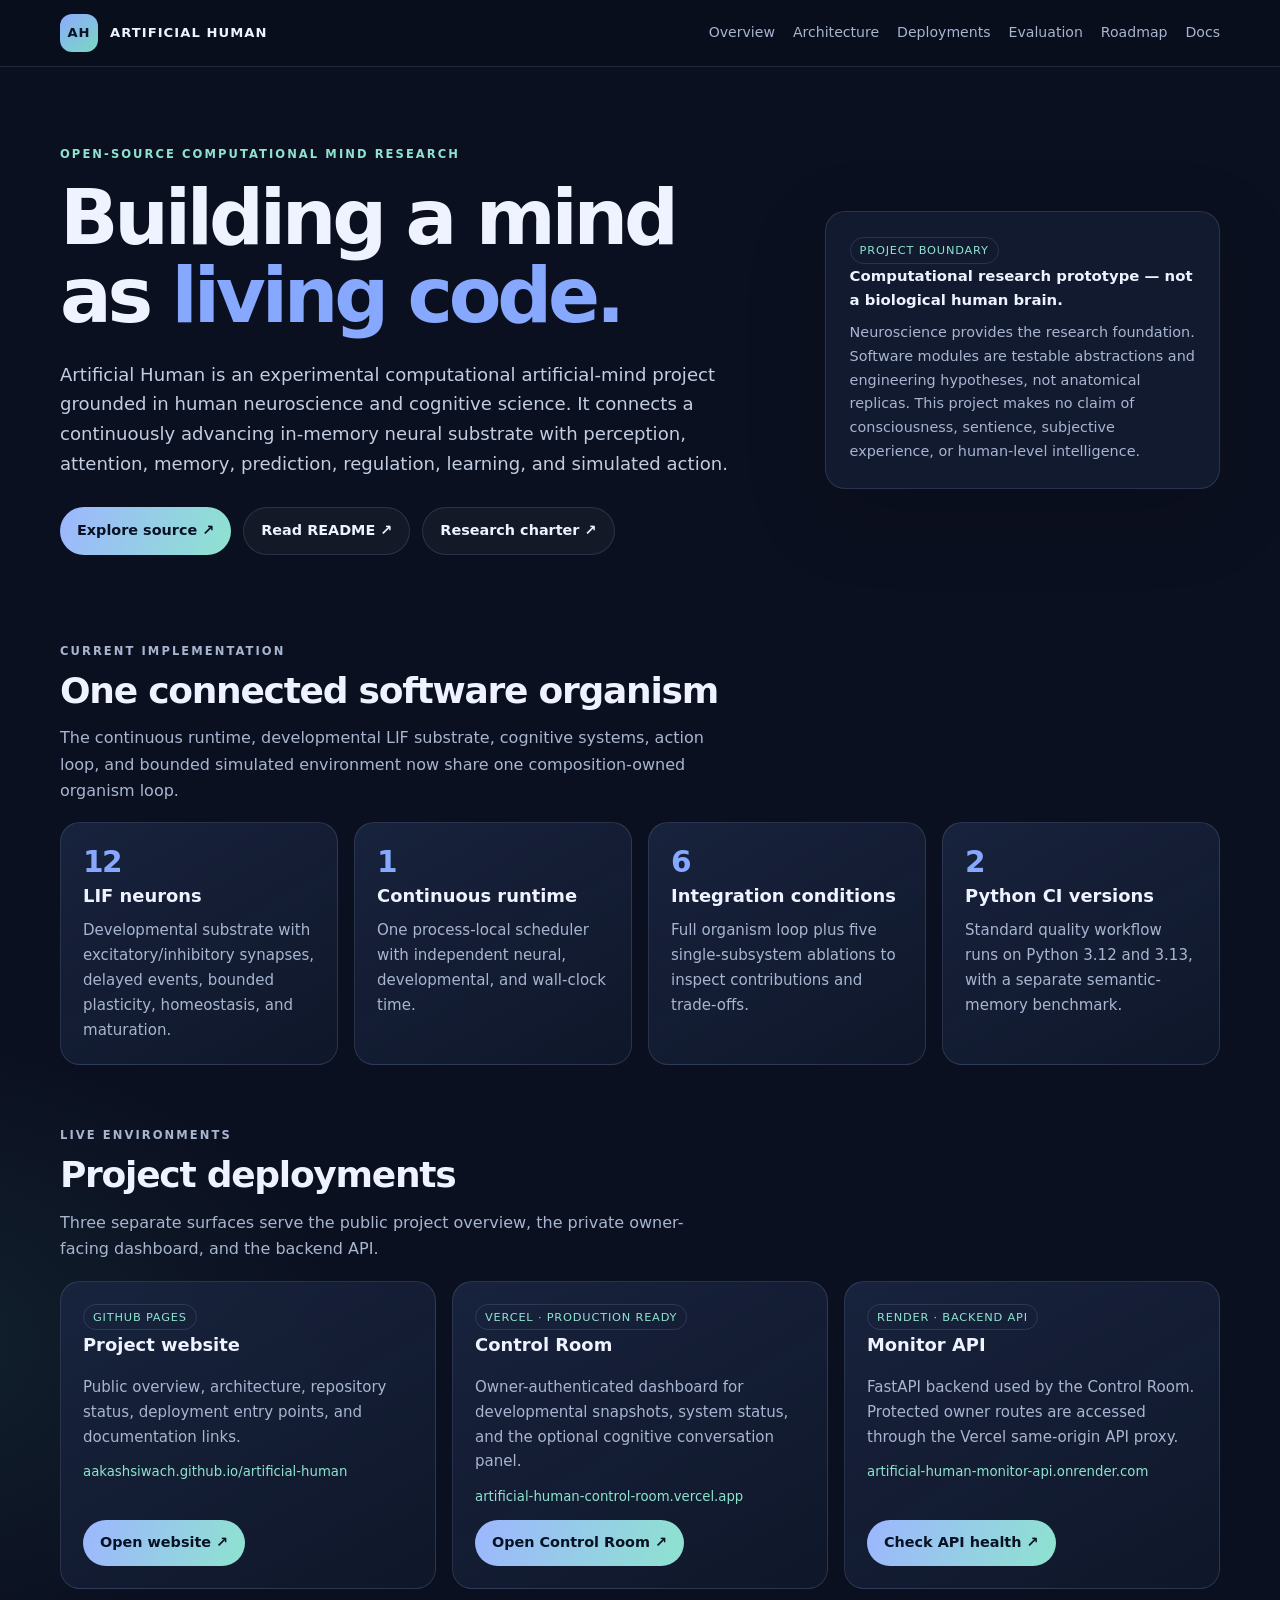
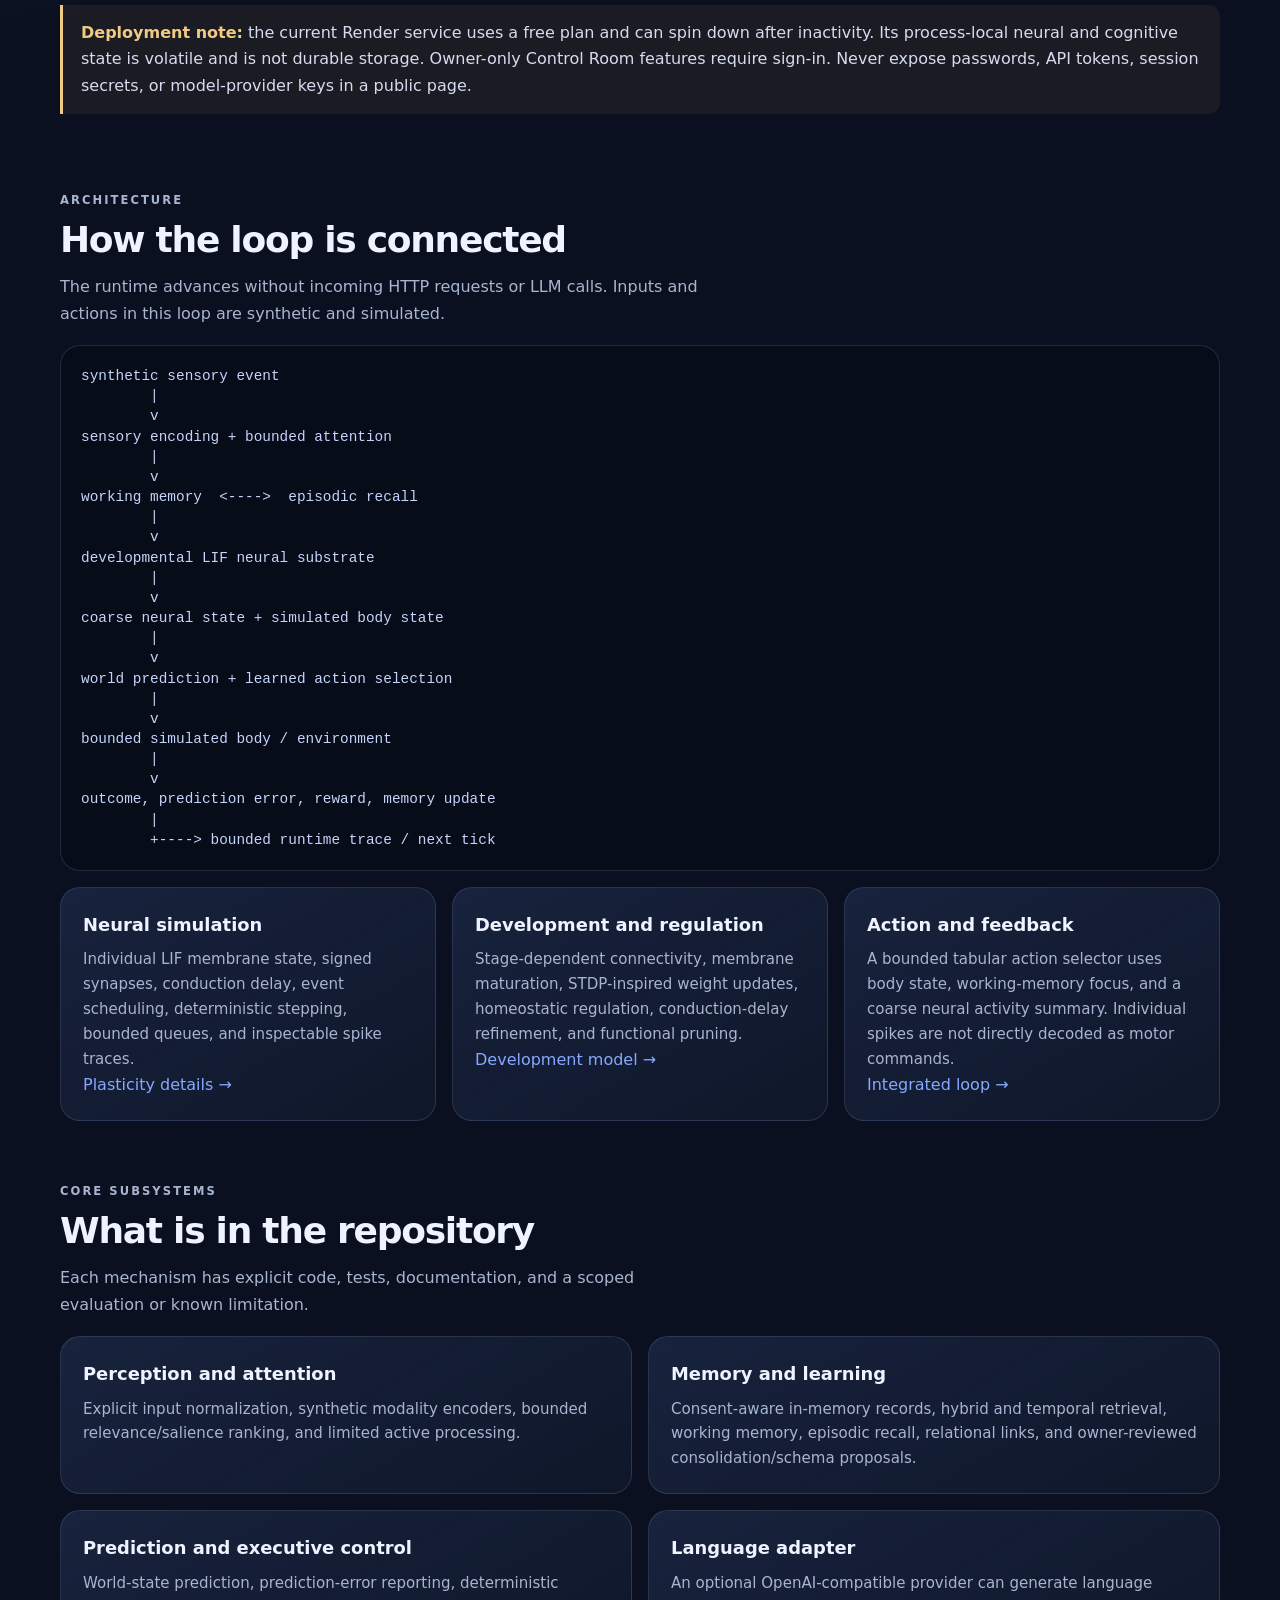
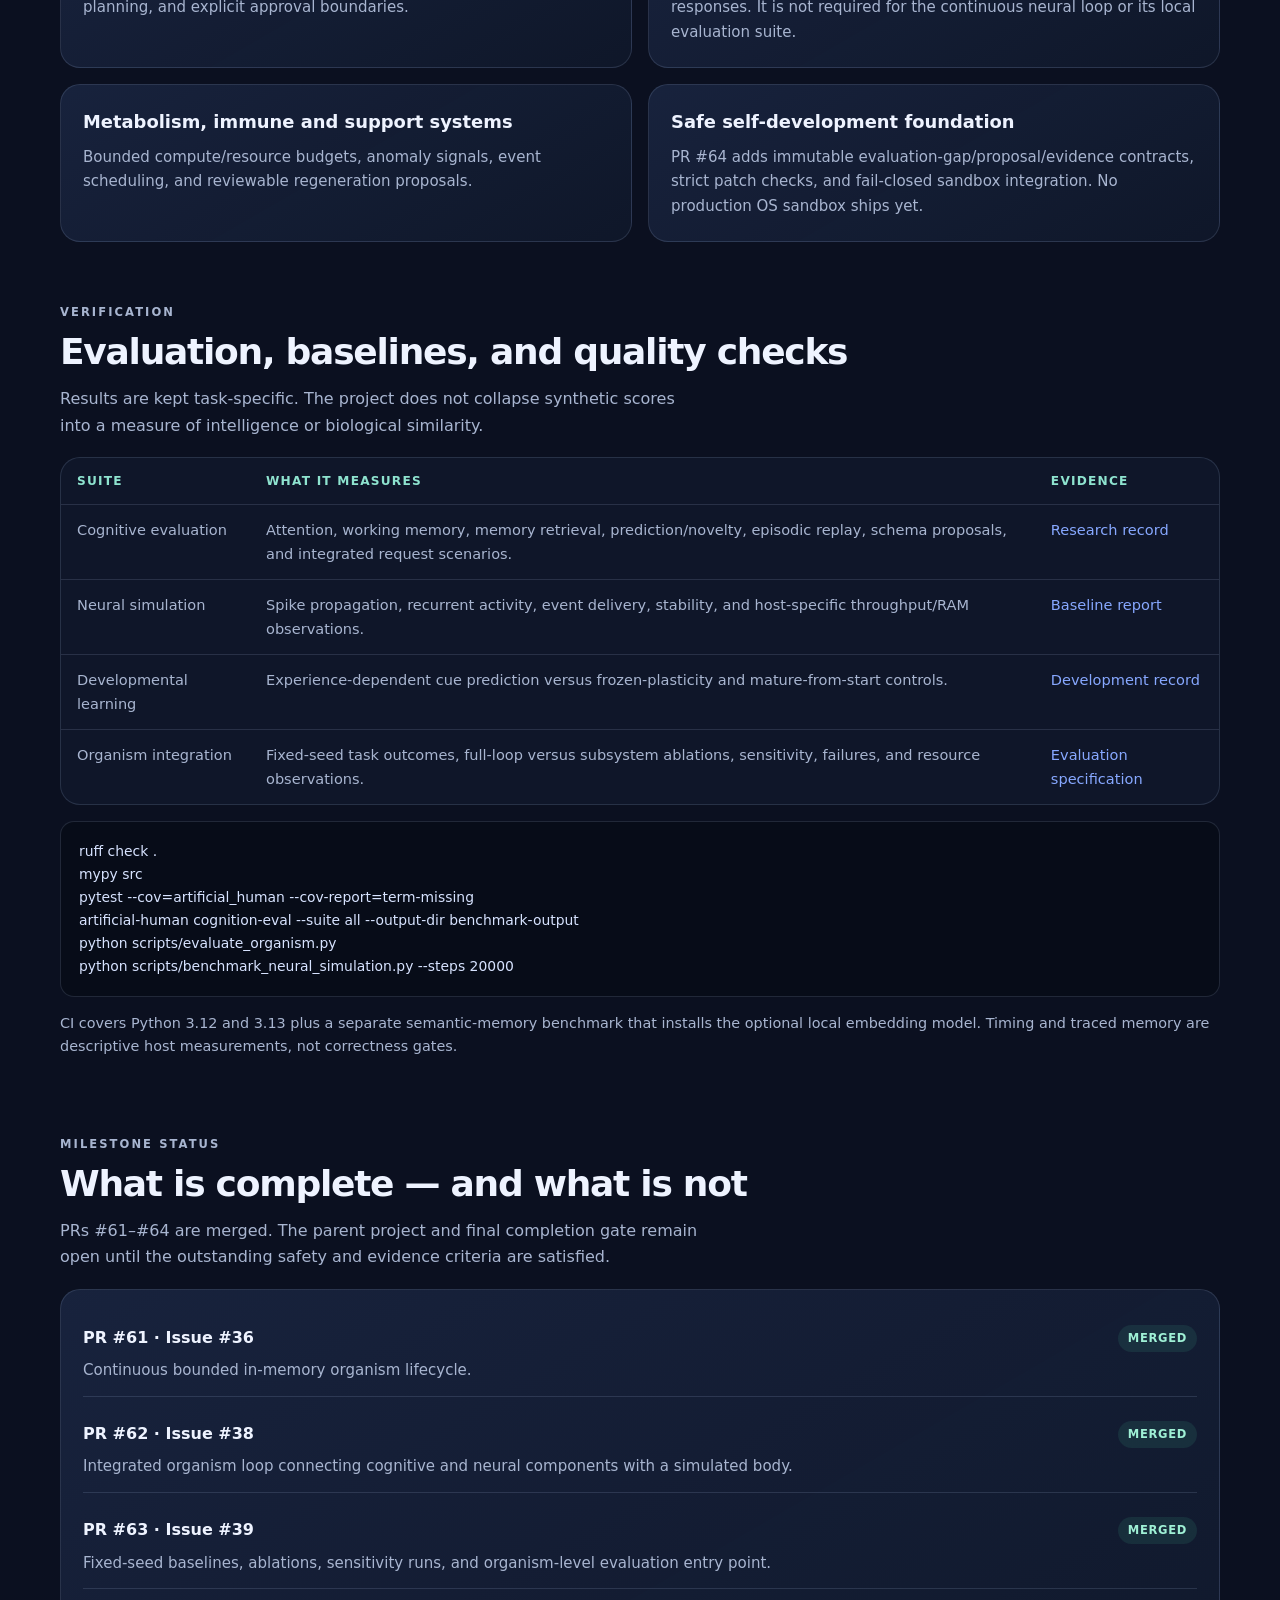
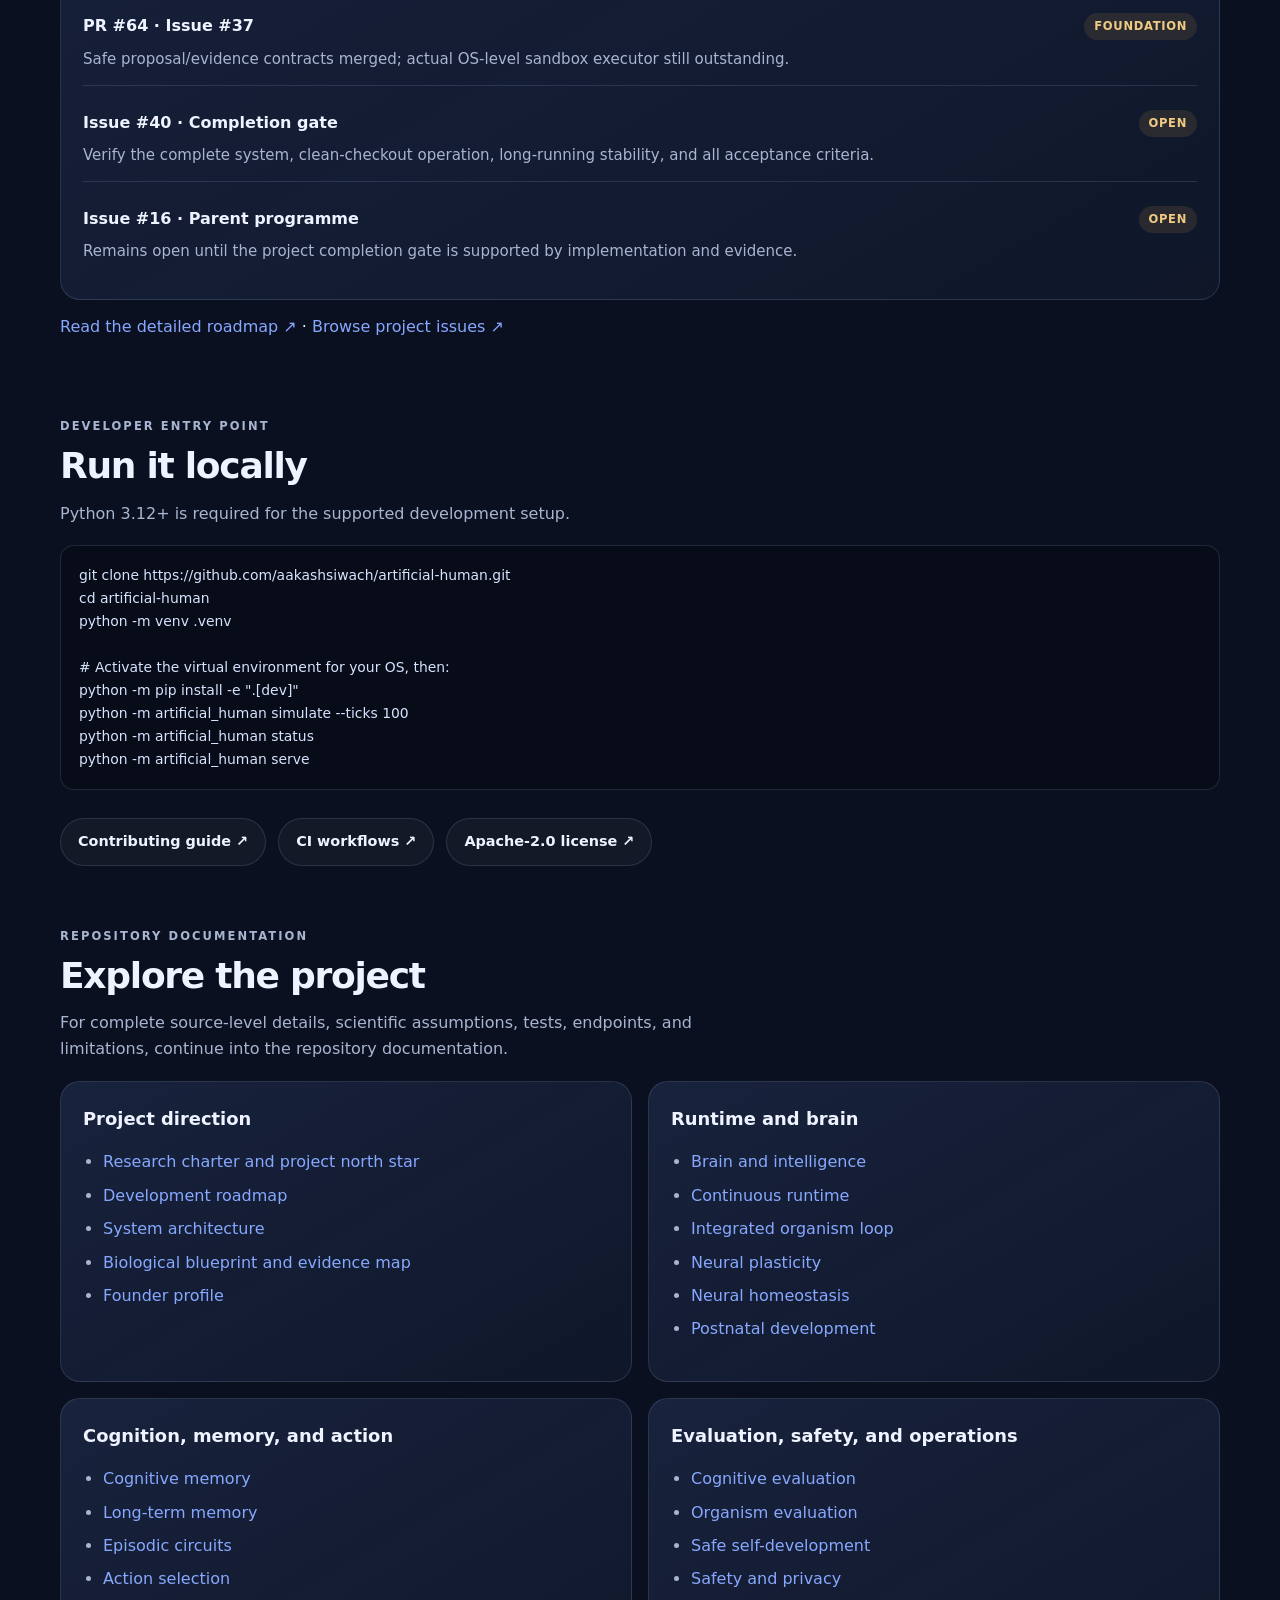
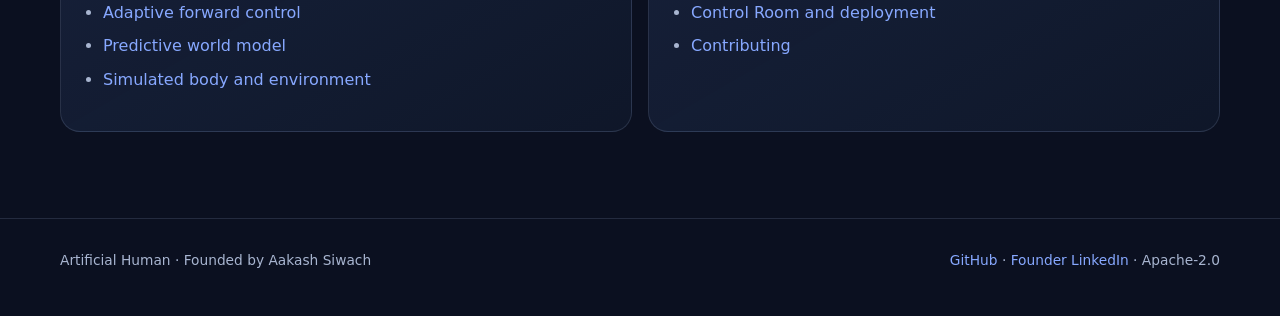
<file: index.html>
<!doctype html>
<html lang="en">
<head>
  <meta charset="utf-8">
  <meta name="viewport" content="width=device-width, initial-scale=1">
  <meta name="robots" content="index,follow">
  <link rel="canonical" href="https://aakashsiwach.github.io/artificial-human/">
  <meta http-equiv="refresh" content="0; url=./docs/">
  <title>Artificial Human — Project Overview</title>
</head>
<body>
  <p>Opening the <a href="./docs/">Artificial Human project overview</a>…</p>
  <script>window.location.replace(new URL("docs/", window.location.href).href);</script>
</body>
</html>
</file>
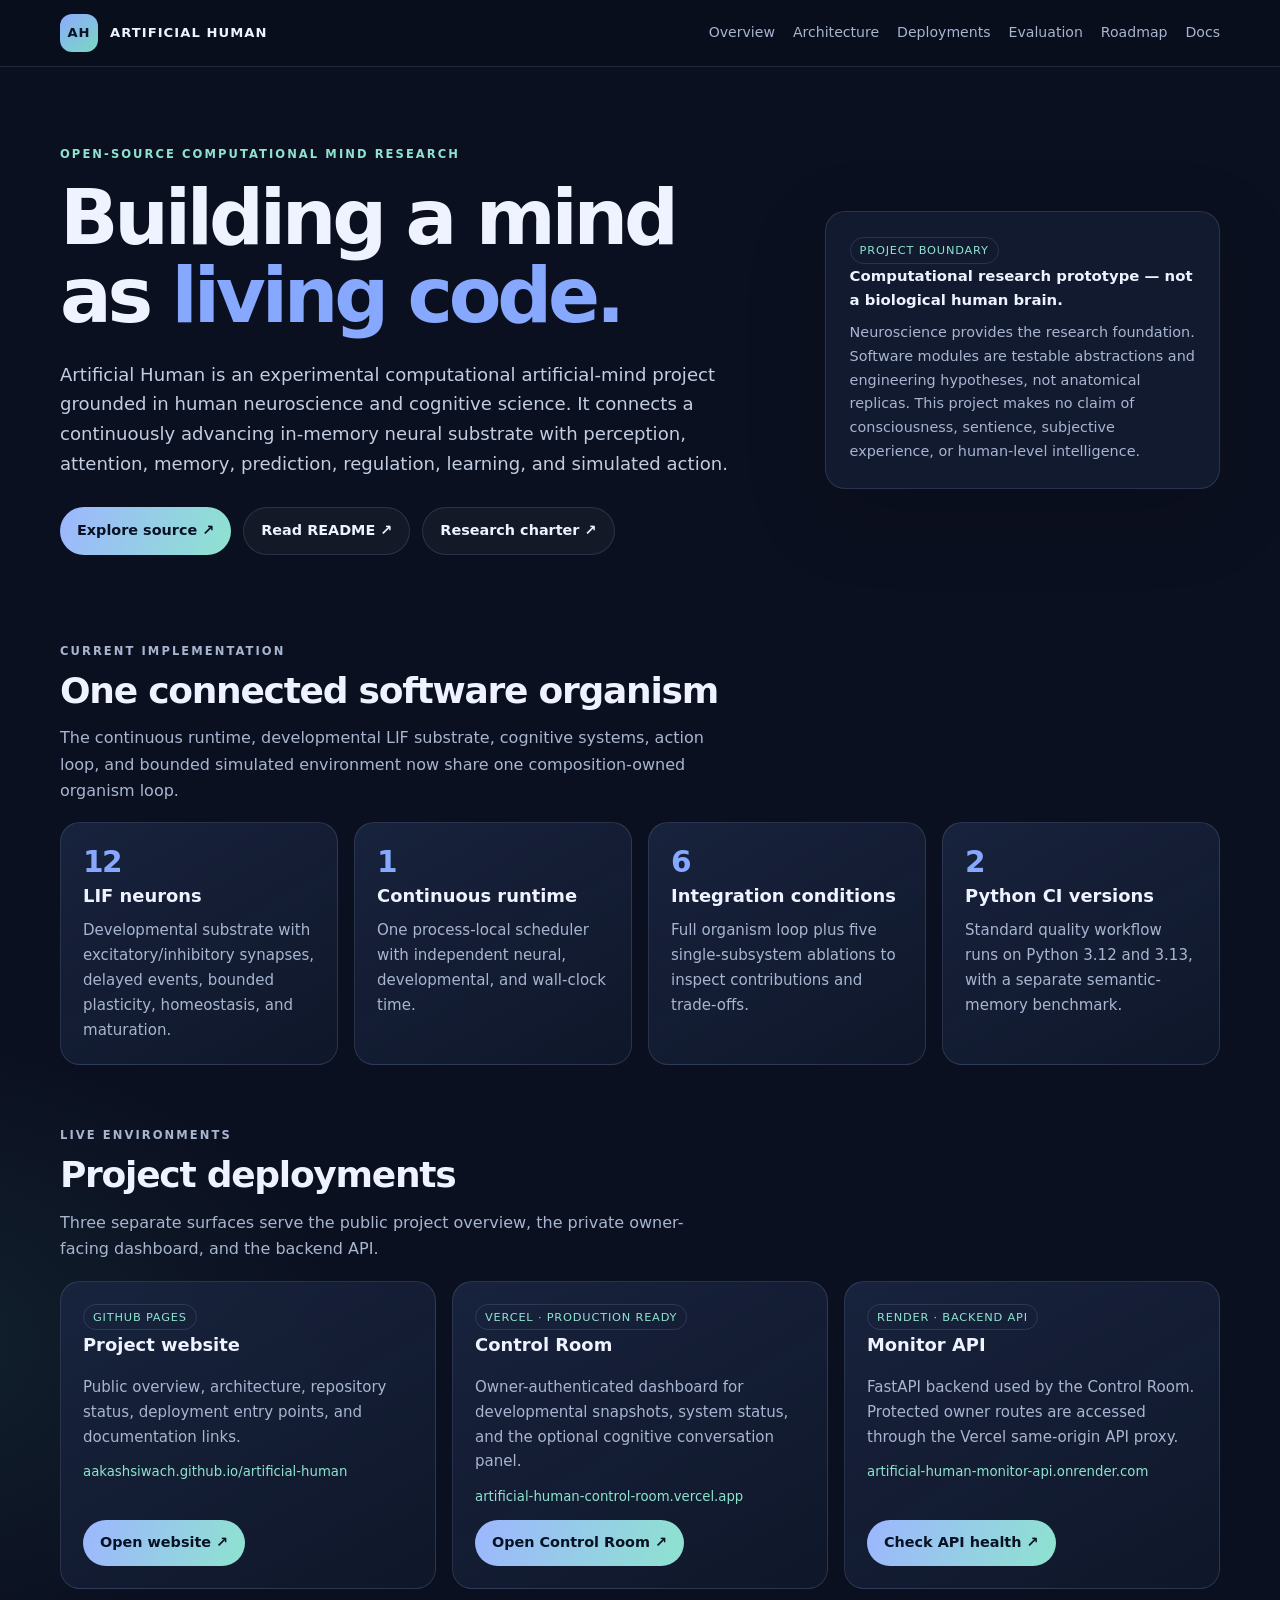
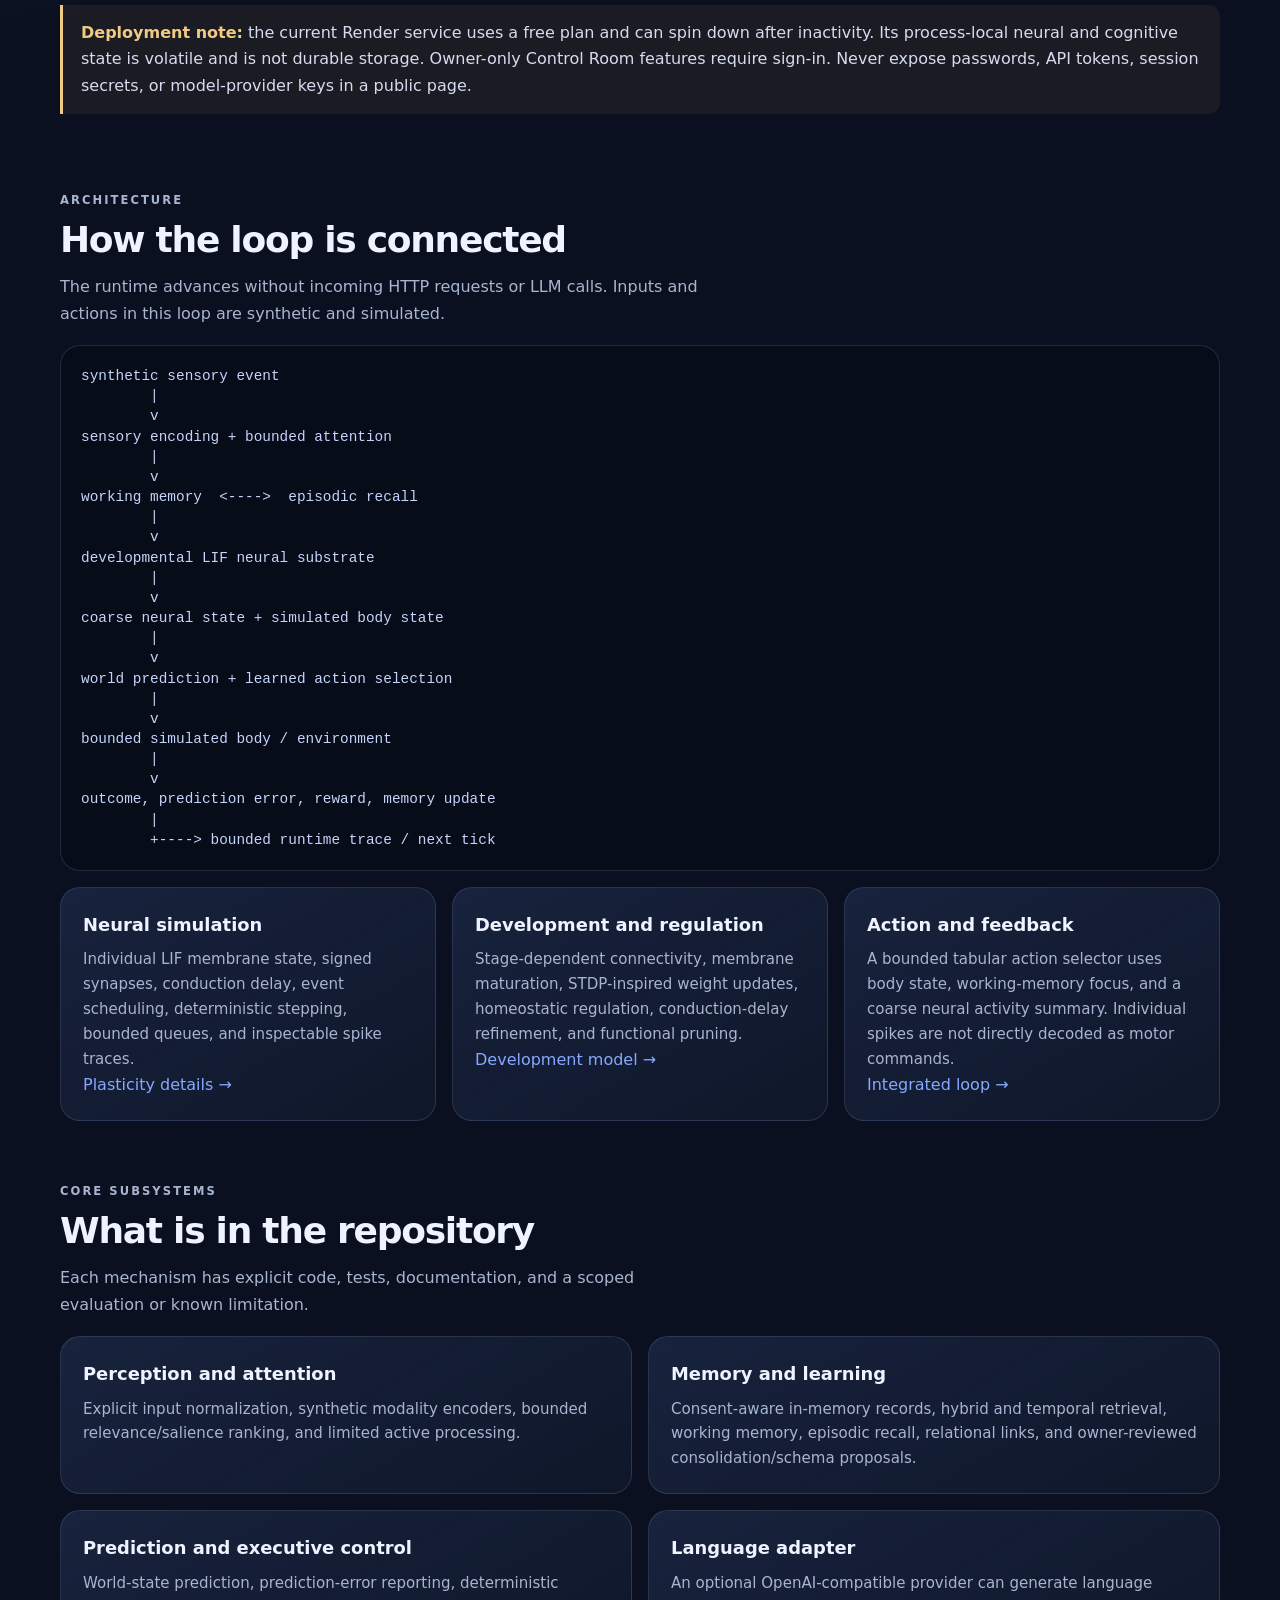
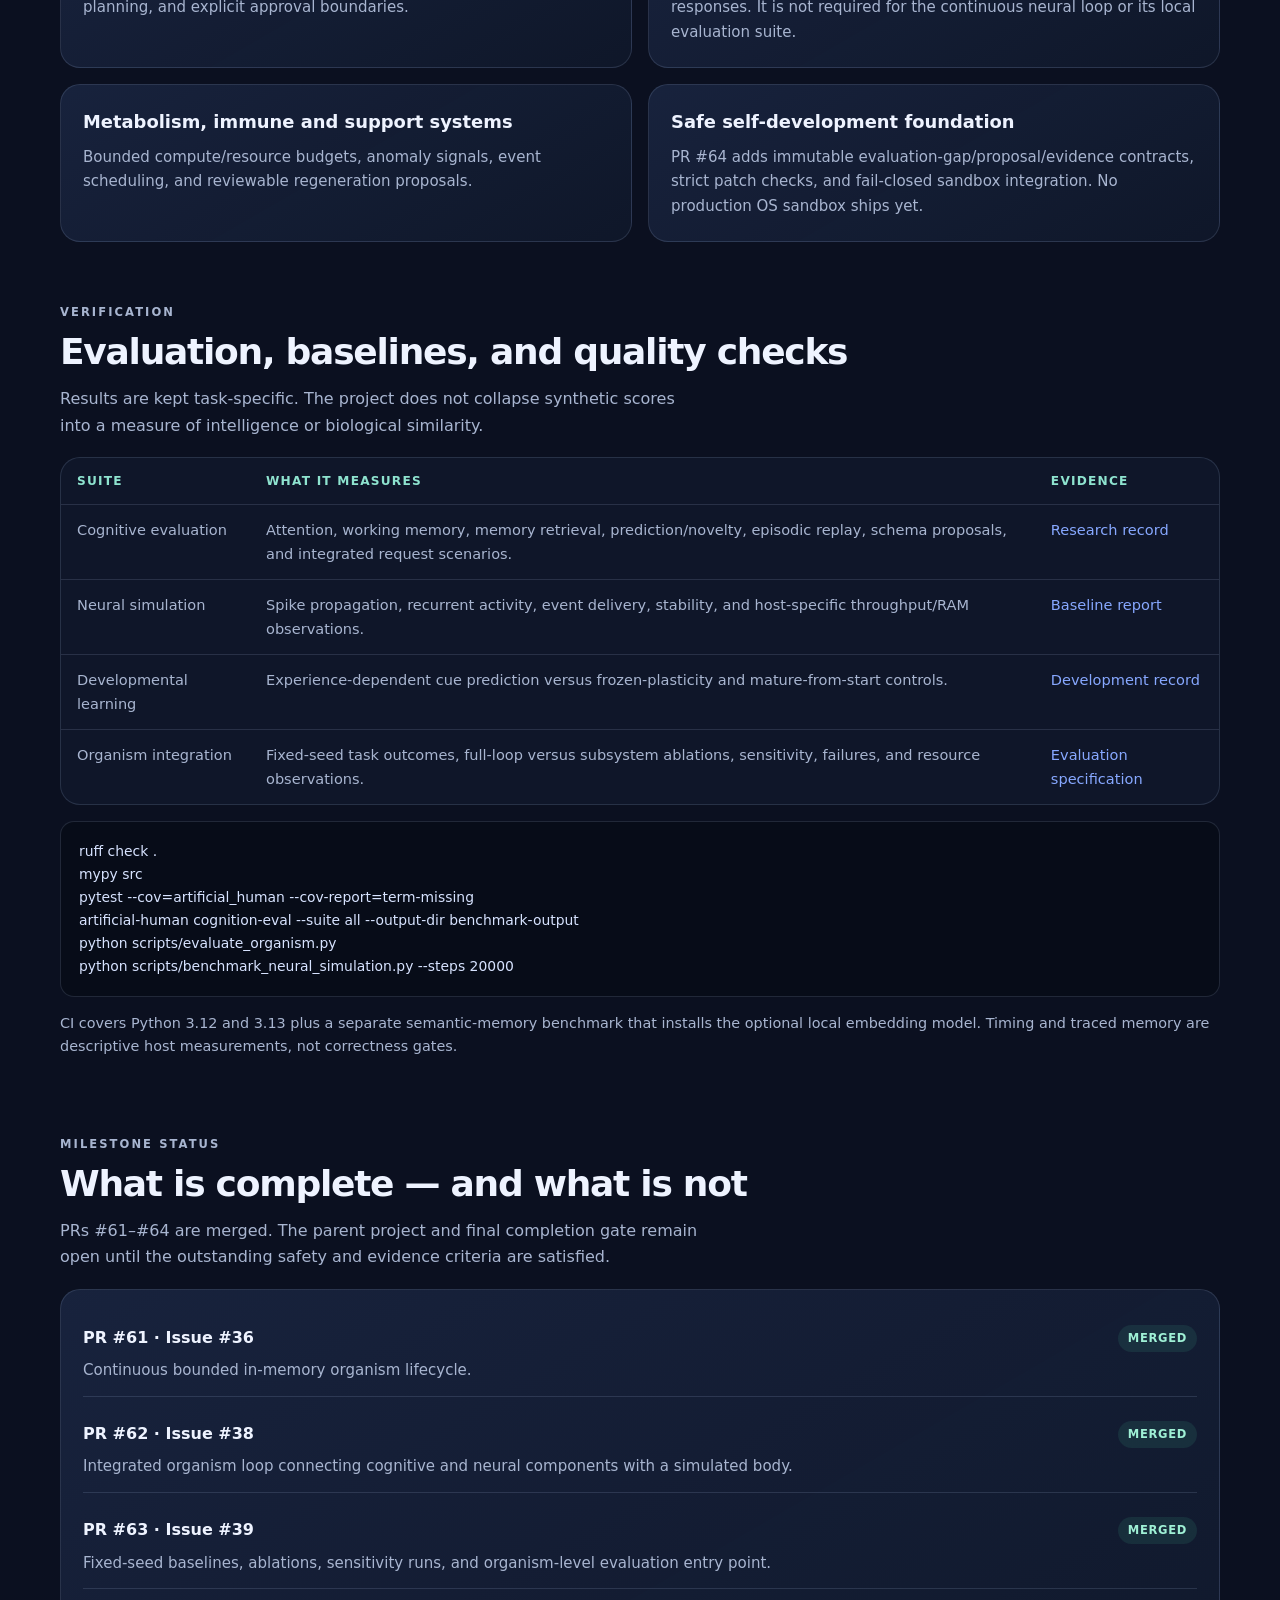
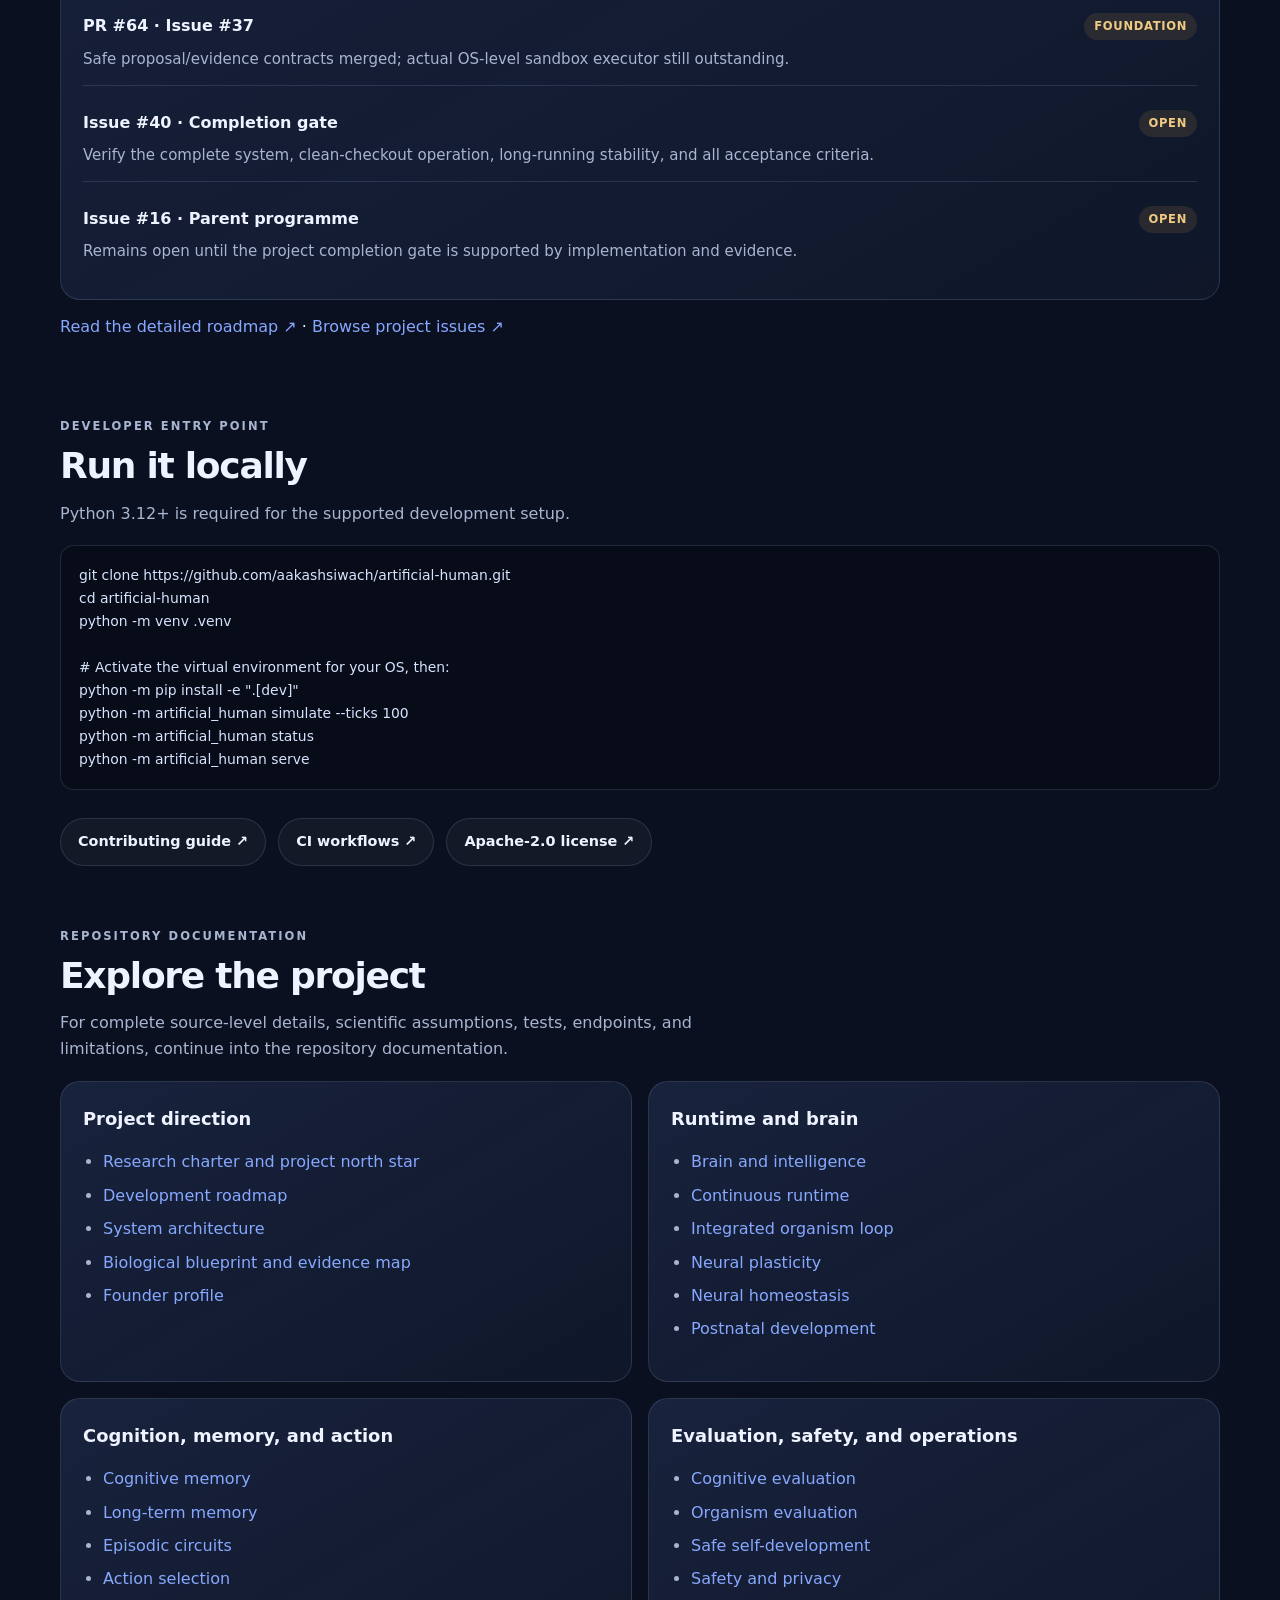
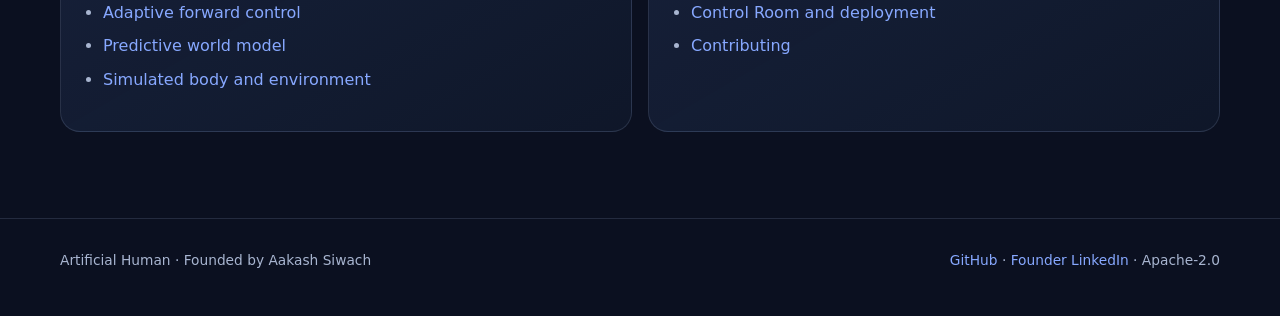
<file: docs/index.html>
<!doctype html>
<html lang="en">
<head>
  <meta charset="utf-8">
  <meta name="viewport" content="width=device-width, initial-scale=1">
  <meta name="theme-color" content="#0b1020">
  <meta name="description" content="Artificial Human — an open-source computational artificial-mind research project grounded in neuroscience and cognitive science.">
  <link rel="canonical" href="https://aakashsiwach.github.io/artificial-human/">
  <title>Artificial Human — Project Overview</title>
  <style>
    :root {
      color-scheme: dark;
      --bg: #0b1020;
      --panel: rgba(20, 29, 51, .84);
      --line: rgba(167, 185, 222, .16);
      --text: #eef3ff;
      --muted: #a8b5d0;
      --accent: #87a8ff;
      --accent-2: #8ee3cf;
      --gold: #f0ca82;
      --radius: 20px;
      --width: 1160px;
    }
    * { box-sizing: border-box; }
    html { scroll-behavior: smooth; scroll-padding-top: 90px; }
    body {
      margin: 0;
      background:
        radial-gradient(900px 520px at 80% -10%, rgba(86, 119, 211, .23), transparent 65%),
        radial-gradient(740px 480px at -10% 20%, rgba(70, 177, 160, .11), transparent 64%),
        var(--bg);
      color: var(--text);
      font: 16px/1.65 Inter, ui-sans-serif, system-ui, -apple-system, BlinkMacSystemFont, "Segoe UI", sans-serif;
    }
    a { color: var(--accent); text-decoration: none; }
    a:hover { color: #c0d0ff; text-decoration: underline; }
    code, pre { font-family: ui-monospace, SFMono-Regular, Menlo, Consolas, monospace; }
    .wrap { width: min(var(--width), calc(100% - 40px)); margin: 0 auto; }
    .top {
      position: sticky; top: 0; z-index: 10;
      border-bottom: 1px solid var(--line);
      background: rgba(9, 14, 28, .86);
      backdrop-filter: blur(18px);
    }
    .nav { min-height: 66px; display: flex; align-items: center; justify-content: space-between; gap: 20px; }
    .brand { display: flex; align-items: center; gap: 12px; color: var(--text); font-weight: 800; letter-spacing: .08em; font-size: .82rem; }
    .mark {
      width: 38px; height: 38px; display: grid; place-items: center; border-radius: 12px;
      background: linear-gradient(145deg, #8daaff, #78d8c2); color: #081224; font-weight: 900;
    }
    .navlinks { display: flex; gap: 18px; flex-wrap: wrap; font-size: .88rem; color: var(--muted); }
    .navlinks a { color: inherit; }
    .hero { padding: 78px 0 54px; display: grid; grid-template-columns: 1.45fr .8fr; align-items: center; gap: 48px; }
    .eyebrow { margin: 0 0 15px; color: var(--accent-2); text-transform: uppercase; letter-spacing: .18em; font-size: .72rem; font-weight: 800; }
    h1 { max-width: 780px; margin: 0; font-size: clamp(2.7rem, 6vw, 5.2rem); line-height: 1.02; letter-spacing: -.055em; }
    h1 span { color: var(--accent); }
    .lead { max-width: 760px; margin: 24px 0 0; color: #c2cde1; font-size: 1.13rem; }
    .hero-note { background: var(--panel); border: 1px solid var(--line); border-radius: var(--radius); padding: 24px; box-shadow: 0 24px 80px rgba(0,0,0,.18); }
    .hero-note strong { display: block; font-size: .93rem; margin-bottom: 8px; }
    .hero-note p { color: var(--muted); margin: 0; font-size: .9rem; }
    .actions { display: flex; flex-wrap: wrap; gap: 12px; margin-top: 28px; }
    .button {
      display: inline-flex; align-items: center; justify-content: center; gap: 8px;
      border: 1px solid var(--line); border-radius: 999px; padding: 11px 17px;
      color: var(--text); font-weight: 750; font-size: .9rem; background: rgba(255,255,255,.04);
    }
    .button.primary { background: linear-gradient(110deg, #9db6ff, #8ee3cf); color: #081224; border: 0; }
    .section { padding: 28px 0; }
    .section-head { display: flex; justify-content: space-between; align-items: end; gap: 24px; margin-bottom: 18px; }
    h2 { margin: 0; font-size: clamp(1.65rem, 3vw, 2.25rem); letter-spacing: -.035em; }
    h3 { margin: 0 0 8px; font-size: 1.12rem; }
    .section-head p { margin: 5px 0 0; color: var(--muted); max-width: 650px; }
    .grid { display: grid; gap: 16px; }
    .grid.two { grid-template-columns: repeat(2, minmax(0, 1fr)); }
    .grid.three { grid-template-columns: repeat(3, minmax(0, 1fr)); }
    .grid.four { grid-template-columns: repeat(4, minmax(0, 1fr)); }
    .card {
      padding: 22px; border-radius: var(--radius); border: 1px solid var(--line);
      background: linear-gradient(150deg, rgba(25, 37, 64, .9), rgba(16, 24, 43, .86));
    }
    .card p { margin: 7px 0 0; color: var(--muted); font-size: .94rem; }
    .tag { display: inline-flex; align-items: center; border: 1px solid var(--line); border-radius: 999px; padding: 3px 9px; color: var(--accent-2); font-size: .71rem; letter-spacing: .07em; text-transform: uppercase; }
    .metric { font-size: 1.85rem; line-height: 1.2; font-weight: 850; letter-spacing: -.05em; color: var(--accent); }
    .deploy-card { min-height: 190px; display: flex; flex-direction: column; align-items: flex-start; }
    .deploy-card .button { margin-top: auto; }
    .deploy-card .url { color: var(--accent-2); font-size: .83rem; overflow-wrap: anywhere; margin: 12px 0; }
    .status-list { display: grid; gap: 11px; }
    .status-row { display: flex; align-items: flex-start; justify-content: space-between; gap: 18px; padding: 13px 0; border-bottom: 1px solid var(--line); }
    .status-row:last-child { border-bottom: 0; }
    .state { white-space: nowrap; border-radius: 999px; padding: 4px 10px; font-size: .72rem; font-weight: 800; text-transform: uppercase; letter-spacing: .06em; }
    .done { color: #9ff0d5; background: rgba(65, 188, 149, .12); }
    .open { color: var(--gold); background: rgba(217, 164, 73, .12); }
    .flow { overflow-x: auto; padding: 20px; border-radius: var(--radius); background: rgba(7, 12, 24, .7); border: 1px solid var(--line); }
    .flow pre { margin: 0; min-width: 590px; color: #c5d4fa; font-size: .9rem; line-height: 1.4; }
    .list { padding-left: 20px; color: var(--muted); }
    .list li { margin: 7px 0; }
    .table-wrap { overflow-x: auto; border: 1px solid var(--line); border-radius: var(--radius); background: rgba(17, 25, 44, .82); }
    table { width: 100%; border-collapse: collapse; min-width: 620px; }
    th, td { padding: 13px 16px; border-bottom: 1px solid var(--line); text-align: left; vertical-align: top; }
    th { color: var(--accent-2); font-size: .76rem; letter-spacing: .1em; text-transform: uppercase; }
    td { color: var(--muted); font-size: .91rem; }
    tr:last-child td { border-bottom: 0; }
    .code {
      white-space: pre-wrap; overflow-wrap: anywhere; background: #070c18; color: #d7e3ff;
      border: 1px solid var(--line); border-radius: 14px; padding: 18px; font-size: .87rem; overflow-x: auto;
    }
    .warning { border-left: 3px solid var(--gold); padding: 15px 18px; background: rgba(217,164,73,.08); color: #d5dcef; border-radius: 0 12px 12px 0; }
    .warning strong { color: var(--gold); }
    footer { margin-top: 58px; padding: 30px 0 44px; border-top: 1px solid var(--line); color: var(--muted); font-size: .86rem; }
    .footer-line { display: flex; justify-content: space-between; gap: 20px; flex-wrap: wrap; }
    @media (max-width: 850px) {
      .hero { grid-template-columns: 1fr; padding-top: 54px; gap: 25px; }
      .grid.four { grid-template-columns: repeat(2, minmax(0, 1fr)); }
      .nav { padding: 10px 0; align-items: flex-start; flex-direction: column; gap: 8px; }
    }
    @media (max-width: 620px) {
      .wrap { width: min(var(--width), calc(100% - 28px)); }
      .grid.two, .grid.three, .grid.four { grid-template-columns: 1fr; }
      .section-head { align-items: flex-start; flex-direction: column; }
      .navlinks { gap: 12px; font-size: .82rem; }
      .card { padding: 19px; }
    }
  </style>
</head>
<body>
  <header class="top">
    <div class="wrap nav">
      <a class="brand" href="#top"><span class="mark">AH</span><span>ARTIFICIAL HUMAN</span></a>
      <nav class="navlinks" aria-label="Main navigation">
        <a href="#overview">Overview</a>
        <a href="#architecture">Architecture</a>
        <a href="#deployments">Deployments</a>
        <a href="#evaluation">Evaluation</a>
        <a href="#roadmap">Roadmap</a>
        <a href="#docs">Docs</a>
      </nav>
    </div>
  </header>

  <main id="top" class="wrap">
    <section class="hero">
      <div>
        <p class="eyebrow">Open-source computational mind research</p>
        <h1>Building a mind as <span>living code.</span></h1>
        <p class="lead">Artificial Human is an experimental computational artificial-mind project grounded in human neuroscience and cognitive science. It connects a continuously advancing in-memory neural substrate with perception, attention, memory, prediction, regulation, learning, and simulated action.</p>
        <div class="actions">
          <a class="button primary" href="https://github.com/aakashsiwach/artificial-human">Explore source ↗</a>
          <a class="button" href="https://github.com/aakashsiwach/artificial-human/blob/main/README.md">Read README ↗</a>
          <a class="button" href="https://github.com/aakashsiwach/artificial-human/blob/main/docs/RESEARCH_CHARTER.md">Research charter ↗</a>
        </div>
      </div>
      <aside class="hero-note">
        <span class="tag">Project boundary</span>
        <strong>Computational research prototype — not a biological human brain.</strong>
        <p>Neuroscience provides the research foundation. Software modules are testable abstractions and engineering hypotheses, not anatomical replicas. This project makes no claim of consciousness, sentience, subjective experience, or human-level intelligence.</p>
      </aside>
    </section>

    <section id="overview" class="section">
      <div class="section-head">
        <div><p class="eyebrow">Current implementation</p><h2>One connected software organism</h2><p>The continuous runtime, developmental LIF substrate, cognitive systems, action loop, and bounded simulated environment now share one composition-owned organism loop.</p></div>
      </div>
      <div class="grid four">
        <article class="card"><div class="metric">12</div><h3>LIF neurons</h3><p>Developmental substrate with excitatory/inhibitory synapses, delayed events, bounded plasticity, homeostasis, and maturation.</p></article>
        <article class="card"><div class="metric">1</div><h3>Continuous runtime</h3><p>One process-local scheduler with independent neural, developmental, and wall-clock time.</p></article>
        <article class="card"><div class="metric">6</div><h3>Integration conditions</h3><p>Full organism loop plus five single-subsystem ablations to inspect contributions and trade-offs.</p></article>
        <article class="card"><div class="metric">2</div><h3>Python CI versions</h3><p>Standard quality workflow runs on Python 3.12 and 3.13, with a separate semantic-memory benchmark.</p></article>
      </div>
    </section>

    <section id="deployments" class="section">
      <div class="section-head">
        <div><p class="eyebrow">Live environments</p><h2>Project deployments</h2><p>Three separate surfaces serve the public project overview, the private owner-facing dashboard, and the backend API.</p></div>
      </div>
      <div class="grid three">
        <article class="card deploy-card">
          <span class="tag">GitHub Pages</span><h3>Project website</h3>
          <p>Public overview, architecture, repository status, deployment entry points, and documentation links.</p>
          <div class="url">aakashsiwach.github.io/artificial-human</div>
          <a class="button primary" href="https://aakashsiwach.github.io/artificial-human/">Open website ↗</a>
        </article>
        <article class="card deploy-card">
          <span class="tag">Vercel · production ready</span><h3>Control Room</h3>
          <p>Owner-authenticated dashboard for developmental snapshots, system status, and the optional cognitive conversation panel.</p>
          <div class="url">artificial-human-control-room.vercel.app</div>
          <a class="button primary" href="https://artificial-human-control-room.vercel.app">Open Control Room ↗</a>
        </article>
        <article class="card deploy-card">
          <span class="tag">Render · backend API</span><h3>Monitor API</h3>
          <p>FastAPI backend used by the Control Room. Protected owner routes are accessed through the Vercel same-origin API proxy.</p>
          <div class="url">artificial-human-monitor-api.onrender.com</div>
          <a class="button primary" href="https://artificial-human-monitor-api.onrender.com/health">Check API health ↗</a>
        </article>
      </div>
      <p class="warning" style="margin-top:16px"><strong>Deployment note:</strong> the current Render service uses a free plan and can spin down after inactivity. Its process-local neural and cognitive state is volatile and is not durable storage. Owner-only Control Room features require sign-in. Never expose passwords, API tokens, session secrets, or model-provider keys in a public page.</p>
    </section>

    <section id="architecture" class="section">
      <div class="section-head">
        <div><p class="eyebrow">Architecture</p><h2>How the loop is connected</h2><p>The runtime advances without incoming HTTP requests or LLM calls. Inputs and actions in this loop are synthetic and simulated.</p></div>
      </div>
      <div class="flow"><pre>synthetic sensory event
        |
        v
sensory encoding + bounded attention
        |
        v
working memory  <---->  episodic recall
        |
        v
developmental LIF neural substrate
        |
        v
coarse neural state + simulated body state
        |
        v
world prediction + learned action selection
        |
        v
bounded simulated body / environment
        |
        v
outcome, prediction error, reward, memory update
        |
        +----> bounded runtime trace / next tick</pre></div>
      <div class="grid three" style="margin-top:16px">
        <article class="card"><h3>Neural simulation</h3><p>Individual LIF membrane state, signed synapses, conduction delay, event scheduling, deterministic stepping, bounded queues, and inspectable spike traces.</p><a href="https://github.com/aakashsiwach/artificial-human/blob/main/docs/NEURAL_PLASTICITY.md">Plasticity details →</a></article>
        <article class="card"><h3>Development and regulation</h3><p>Stage-dependent connectivity, membrane maturation, STDP-inspired weight updates, homeostatic regulation, conduction-delay refinement, and functional pruning.</p><a href="https://github.com/aakashsiwach/artificial-human/blob/main/docs/POSTNATAL_DEVELOPMENT.md">Development model →</a></article>
        <article class="card"><h3>Action and feedback</h3><p>A bounded tabular action selector uses body state, working-memory focus, and a coarse neural activity summary. Individual spikes are not directly decoded as motor commands.</p><a href="https://github.com/aakashsiwach/artificial-human/blob/main/docs/INTEGRATED_ORGANISM_LOOP.md">Integrated loop →</a></article>
      </div>
    </section>

    <section class="section">
      <div class="section-head">
        <div><p class="eyebrow">Core subsystems</p><h2>What is in the repository</h2><p>Each mechanism has explicit code, tests, documentation, and a scoped evaluation or known limitation.</p></div>
      </div>
      <div class="grid two">
        <article class="card"><h3>Perception and attention</h3><p>Explicit input normalization, synthetic modality encoders, bounded relevance/salience ranking, and limited active processing.</p></article>
        <article class="card"><h3>Memory and learning</h3><p>Consent-aware in-memory records, hybrid and temporal retrieval, working memory, episodic recall, relational links, and owner-reviewed consolidation/schema proposals.</p></article>
        <article class="card"><h3>Prediction and executive control</h3><p>World-state prediction, prediction-error reporting, deterministic planning, and explicit approval boundaries.</p></article>
        <article class="card"><h3>Language adapter</h3><p>An optional OpenAI-compatible provider can generate language responses. It is not required for the continuous neural loop or its local evaluation suite.</p></article>
        <article class="card"><h3>Metabolism, immune and support systems</h3><p>Bounded compute/resource budgets, anomaly signals, event scheduling, and reviewable regeneration proposals.</p></article>
        <article class="card"><h3>Safe self-development foundation</h3><p>PR #64 adds immutable evaluation-gap/proposal/evidence contracts, strict patch checks, and fail-closed sandbox integration. No production OS sandbox ships yet.</p></article>
      </div>
    </section>

    <section id="evaluation" class="section">
      <div class="section-head">
        <div><p class="eyebrow">Verification</p><h2>Evaluation, baselines, and quality checks</h2><p>Results are kept task-specific. The project does not collapse synthetic scores into a measure of intelligence or biological similarity.</p></div>
      </div>
      <div class="table-wrap">
        <table>
          <thead><tr><th>Suite</th><th>What it measures</th><th>Evidence</th></tr></thead>
          <tbody>
            <tr><td>Cognitive evaluation</td><td>Attention, working memory, memory retrieval, prediction/novelty, episodic replay, schema proposals, and integrated request scenarios.</td><td><a href="https://github.com/aakashsiwach/artificial-human/blob/main/docs/COGNITIVE_EVALUATION.md">Research record</a></td></tr>
            <tr><td>Neural simulation</td><td>Spike propagation, recurrent activity, event delivery, stability, and host-specific throughput/RAM observations.</td><td><a href="https://github.com/aakashsiwach/artificial-human/blob/main/docs/benchmarks/neural-simulation-baseline.md">Baseline report</a></td></tr>
            <tr><td>Developmental learning</td><td>Experience-dependent cue prediction versus frozen-plasticity and mature-from-start controls.</td><td><a href="https://github.com/aakashsiwach/artificial-human/blob/main/docs/POSTNATAL_DEVELOPMENT.md">Development record</a></td></tr>
            <tr><td>Organism integration</td><td>Fixed-seed task outcomes, full-loop versus subsystem ablations, sensitivity, failures, and resource observations.</td><td><a href="https://github.com/aakashsiwach/artificial-human/blob/main/docs/ORGANISM_EVALUATION.md">Evaluation specification</a></td></tr>
          </tbody>
        </table>
      </div>
      <div class="code" style="margin-top:16px">ruff check .
mypy src
pytest --cov=artificial_human --cov-report=term-missing
artificial-human cognition-eval --suite all --output-dir benchmark-output
python scripts/evaluate_organism.py
python scripts/benchmark_neural_simulation.py --steps 20000</div>
      <p style="color:var(--muted);font-size:.9rem">CI covers Python 3.12 and 3.13 plus a separate semantic-memory benchmark that installs the optional local embedding model. Timing and traced memory are descriptive host measurements, not correctness gates.</p>
    </section>

    <section id="roadmap" class="section">
      <div class="section-head">
        <div><p class="eyebrow">Milestone status</p><h2>What is complete — and what is not</h2><p>PRs #61–#64 are merged. The parent project and final completion gate remain open until the outstanding safety and evidence criteria are satisfied.</p></div>
      </div>
      <div class="card status-list">
        <div class="status-row"><div><strong>PR #61 · Issue #36</strong><p>Continuous bounded in-memory organism lifecycle.</p></div><span class="state done">Merged</span></div>
        <div class="status-row"><div><strong>PR #62 · Issue #38</strong><p>Integrated organism loop connecting cognitive and neural components with a simulated body.</p></div><span class="state done">Merged</span></div>
        <div class="status-row"><div><strong>PR #63 · Issue #39</strong><p>Fixed-seed baselines, ablations, sensitivity runs, and organism-level evaluation entry point.</p></div><span class="state done">Merged</span></div>
        <div class="status-row"><div><strong>PR #64 · Issue #37</strong><p>Safe proposal/evidence contracts merged; actual OS-level sandbox executor still outstanding.</p></div><span class="state open">Foundation</span></div>
        <div class="status-row"><div><strong>Issue #40 · Completion gate</strong><p>Verify the complete system, clean-checkout operation, long-running stability, and all acceptance criteria.</p></div><span class="state open">Open</span></div>
        <div class="status-row"><div><strong>Issue #16 · Parent programme</strong><p>Remains open until the project completion gate is supported by implementation and evidence.</p></div><span class="state open">Open</span></div>
      </div>
      <p style="margin-top:14px"><a href="https://github.com/aakashsiwach/artificial-human/blob/main/docs/ROADMAP.md">Read the detailed roadmap ↗</a> · <a href="https://github.com/aakashsiwach/artificial-human/issues">Browse project issues ↗</a></p>
    </section>

    <section class="section">
      <div class="section-head">
        <div><p class="eyebrow">Developer entry point</p><h2>Run it locally</h2><p>Python 3.12+ is required for the supported development setup.</p></div>
      </div>
      <div class="code">git clone https://github.com/aakashsiwach/artificial-human.git
cd artificial-human
python -m venv .venv

# Activate the virtual environment for your OS, then:
python -m pip install -e ".[dev]"
python -m artificial_human simulate --ticks 100
python -m artificial_human status
python -m artificial_human serve</div>
      <div class="actions">
        <a class="button" href="https://github.com/aakashsiwach/artificial-human/blob/main/CONTRIBUTING.md">Contributing guide ↗</a>
        <a class="button" href="https://github.com/aakashsiwach/artificial-human/actions">CI workflows ↗</a>
        <a class="button" href="https://github.com/aakashsiwach/artificial-human/blob/main/LICENSE">Apache-2.0 license ↗</a>
      </div>
    </section>

    <section id="docs" class="section">
      <div class="section-head">
        <div><p class="eyebrow">Repository documentation</p><h2>Explore the project</h2><p>For complete source-level details, scientific assumptions, tests, endpoints, and limitations, continue into the repository documentation.</p></div>
      </div>
      <div class="grid two">
        <article class="card">
          <h3>Project direction</h3>
          <ul class="list">
            <li><a href="https://github.com/aakashsiwach/artificial-human/blob/main/docs/RESEARCH_CHARTER.md">Research charter and project north star</a></li>
            <li><a href="https://github.com/aakashsiwach/artificial-human/blob/main/docs/ROADMAP.md">Development roadmap</a></li>
            <li><a href="https://github.com/aakashsiwach/artificial-human/blob/main/docs/ARCHITECTURE.md">System architecture</a></li>
            <li><a href="https://github.com/aakashsiwach/artificial-human/blob/main/docs/BIOLOGICAL_BLUEPRINT.md">Biological blueprint and evidence map</a></li>
            <li><a href="https://github.com/aakashsiwach/artificial-human/blob/main/docs/FOUNDER.md">Founder profile</a></li>
          </ul>
        </article>
        <article class="card">
          <h3>Runtime and brain</h3>
          <ul class="list">
            <li><a href="https://github.com/aakashsiwach/artificial-human/blob/main/docs/BRAIN.md">Brain and intelligence</a></li>
            <li><a href="https://github.com/aakashsiwach/artificial-human/blob/main/docs/CONTINUOUS_RUNTIME.md">Continuous runtime</a></li>
            <li><a href="https://github.com/aakashsiwach/artificial-human/blob/main/docs/INTEGRATED_ORGANISM_LOOP.md">Integrated organism loop</a></li>
            <li><a href="https://github.com/aakashsiwach/artificial-human/blob/main/docs/NEURAL_PLASTICITY.md">Neural plasticity</a></li>
            <li><a href="https://github.com/aakashsiwach/artificial-human/blob/main/docs/NEURAL_HOMEOSTASIS.md">Neural homeostasis</a></li>
            <li><a href="https://github.com/aakashsiwach/artificial-human/blob/main/docs/POSTNATAL_DEVELOPMENT.md">Postnatal development</a></li>
          </ul>
        </article>
        <article class="card">
          <h3>Cognition, memory, and action</h3>
          <ul class="list">
            <li><a href="https://github.com/aakashsiwach/artificial-human/blob/main/docs/COGNITIVE_MEMORY.md">Cognitive memory</a></li>
            <li><a href="https://github.com/aakashsiwach/artificial-human/blob/main/docs/MEMORY.md">Long-term memory</a></li>
            <li><a href="https://github.com/aakashsiwach/artificial-human/blob/main/docs/EPISODIC_CIRCUITS.md">Episodic circuits</a></li>
            <li><a href="https://github.com/aakashsiwach/artificial-human/blob/main/docs/ACTION_SELECTION.md">Action selection</a></li>
            <li><a href="https://github.com/aakashsiwach/artificial-human/blob/main/docs/ADAPTIVE_FORWARD_CONTROL.md">Adaptive forward control</a></li>
            <li><a href="https://github.com/aakashsiwach/artificial-human/blob/main/docs/PREDICTIVE_WORLD_MODEL.md">Predictive world model</a></li>
            <li><a href="https://github.com/aakashsiwach/artificial-human/blob/main/docs/SIMULATED_BODY_ENVIRONMENT.md">Simulated body and environment</a></li>
          </ul>
        </article>
        <article class="card">
          <h3>Evaluation, safety, and operations</h3>
          <ul class="list">
            <li><a href="https://github.com/aakashsiwach/artificial-human/blob/main/docs/COGNITIVE_EVALUATION.md">Cognitive evaluation</a></li>
            <li><a href="https://github.com/aakashsiwach/artificial-human/blob/main/docs/ORGANISM_EVALUATION.md">Organism evaluation</a></li>
            <li><a href="https://github.com/aakashsiwach/artificial-human/blob/main/docs/SAFE_SELF_DEVELOPMENT.md">Safe self-development</a></li>
            <li><a href="https://github.com/aakashsiwach/artificial-human/blob/main/docs/SAFETY.md">Safety and privacy</a></li>
            <li><a href="https://github.com/aakashsiwach/artificial-human/blob/main/docs/MONITORING.md">Control Room and deployment</a></li>
            <li><a href="https://github.com/aakashsiwach/artificial-human/blob/main/CONTRIBUTING.md">Contributing</a></li>
          </ul>
        </article>
      </div>
    </section>
  </main>

  <footer>
    <div class="wrap footer-line">
      <span>Artificial Human · Founded by Aakash Siwach</span>
      <span><a href="https://github.com/aakashsiwach/artificial-human">GitHub</a> · <a href="https://www.linkedin.com/in/aakashsiwach/">Founder LinkedIn</a> · Apache-2.0</span>
    </div>
  </footer>
</body>
</html>
</file>
